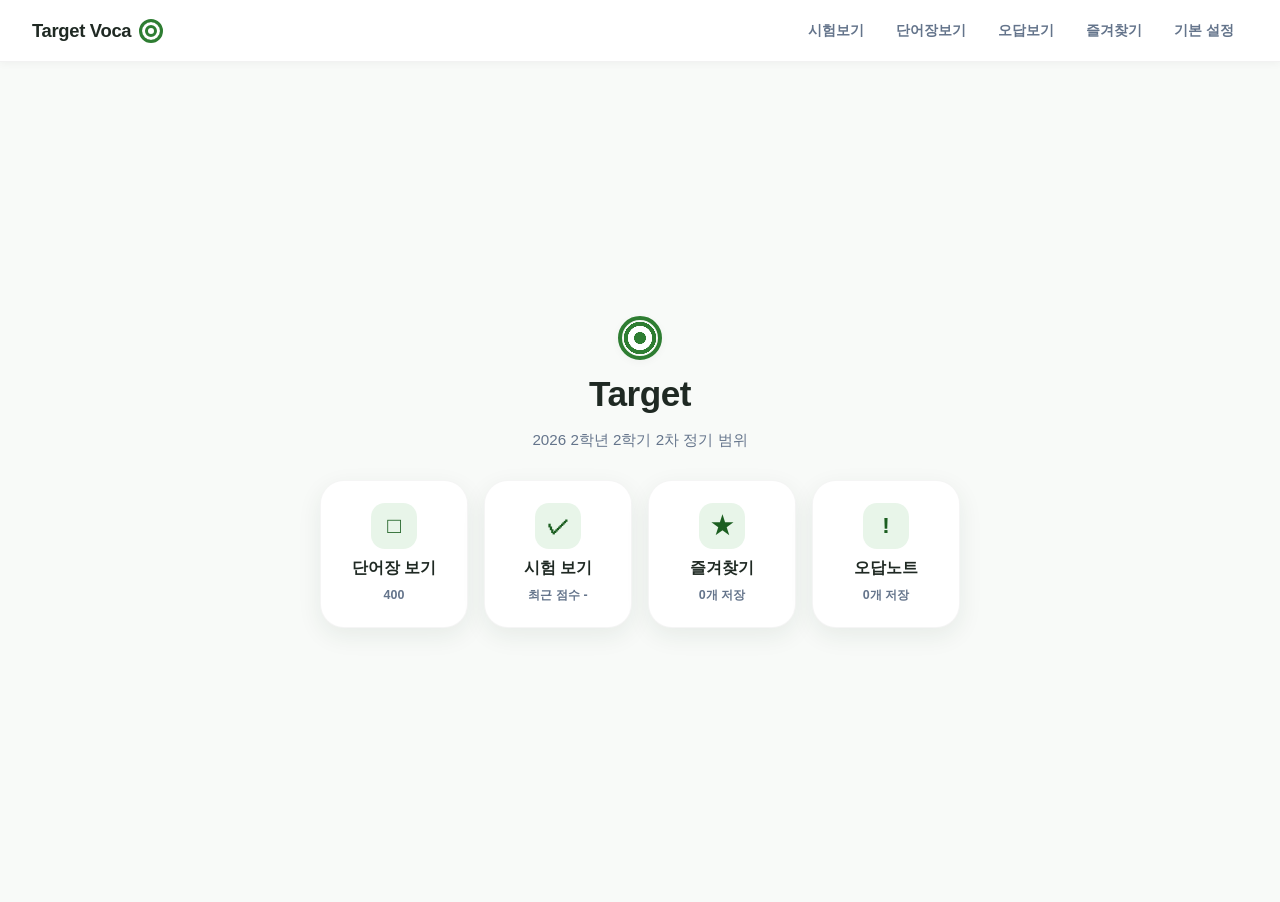
<file: index.html>
<!doctype html>
<html lang="ko">
  <head>
    <meta charset="UTF-8" />
    <meta name="viewport" content="width=device-width, initial-scale=1.0" />
    <link rel="icon" type="image/x-icon" href="data/favicon.png" />
    <title>Target 영어 단어 학습</title>
    <link rel="stylesheet" href="./css/style.css" />
    <script type="module" src="./js/home.js"></script>
  </head>
  <body>
    <header class="topbar">
      <a class="brand" href="./index.html">Target Voca</a>
      <nav class="nav">
        <a href="./test.html">시험보기</a>
        <a href="./vocabulary.html">단어장보기</a>
        <a href="./wrong.html">오답보기</a>
        <a href="./favorites.html">즐겨찾기</a>
        <a href="./settings.html">기본 설정</a>
      </nav>
    </header>

    <main class="shell home-shell">
      <section class="app-title">
        <div class="target-mark" aria-hidden="true"></div>
        <h1>Target</h1>
        <p>2026 2학년 2학기 2차 정기 범위</p>
      </section>

      <section class="quick-grid" aria-label="주요 메뉴">
        <a class="menu-card" href="./vocabulary.html">
          <span class="menu-icon">□</span>
          <strong>단어장 보기</strong>
          <small id="totalCount">400</small>
        </a>
        <a class="menu-card" href="./test.html">
          <span class="menu-icon">✓</span>
          <strong>시험 보기</strong>
          <small id="recentScore">최근 점수 -</small>
        </a>
        <a class="menu-card" href="./favorites.html">
          <span class="menu-icon">★</span>
          <strong>즐겨찾기</strong>
          <small><b id="favoriteCount">0</b>개 저장</small>
        </a>
        <a class="menu-card" href="./wrong.html">
          <span class="menu-icon">!</span>
          <strong>오답노트</strong>
          <small><b id="wrongCount">0</b>개 저장</small>
        </a>
      </section>
    </main>
  </body>
</html>
</file>
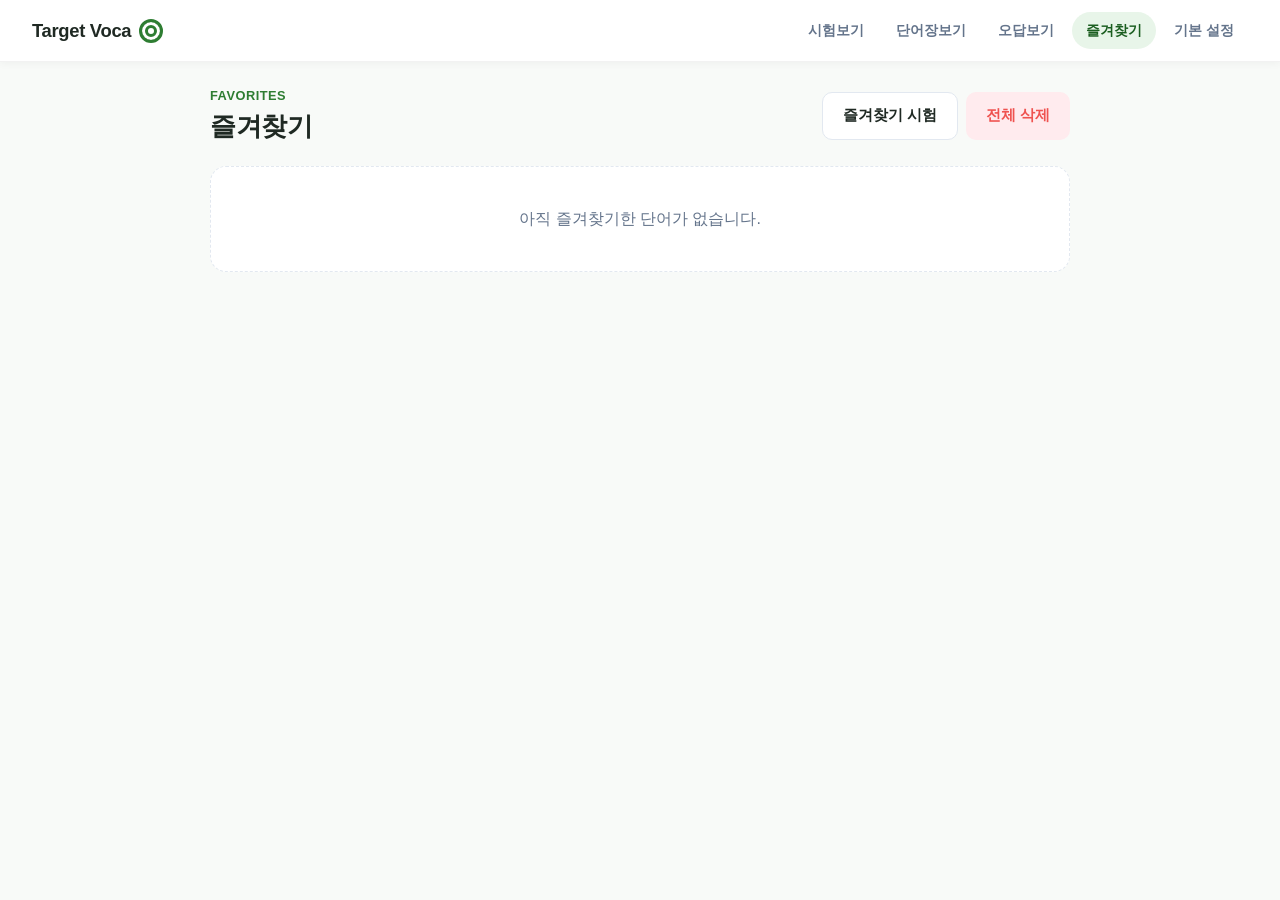
<file: favorites.html>
<!doctype html>
<html lang="ko">
  <head>
    <meta charset="UTF-8" />
    <meta name="viewport" content="width=device-width, initial-scale=1.0" />
    <title>즐겨찾기 - Target Voca</title>
    <link rel="stylesheet" href="./css/style.css" />
    <script type="module" src="./js/favorites.js"></script>
  </head>
  <body>
    <header class="topbar">
      <a class="brand" href="./index.html">Target Voca</a>
      <nav class="nav">
        <a href="./test.html">시험보기</a>
        <a href="./vocabulary.html">단어장보기</a>
        <a href="./wrong.html">오답보기</a>
        <a class="active" href="./favorites.html">즐겨찾기</a>
        <a href="./settings.html">기본 설정</a>
      </nav>
    </header>

    <main class="shell">
      <section class="page-head">
        <div>
          <p class="eyebrow">Favorites</p>
          <h1>즐겨찾기</h1>
        </div>
        <div class="button-row">
          <a class="ghost-btn as-link" href="./test.html?source=favorites">즐겨찾기 시험</a>
          <button class="danger-btn" id="clearFavorites" type="button">전체 삭제</button>
        </div>
      </section>
      <section class="word-list" id="favoriteList"></section>
    </main>
  </body>
</html>
</file>
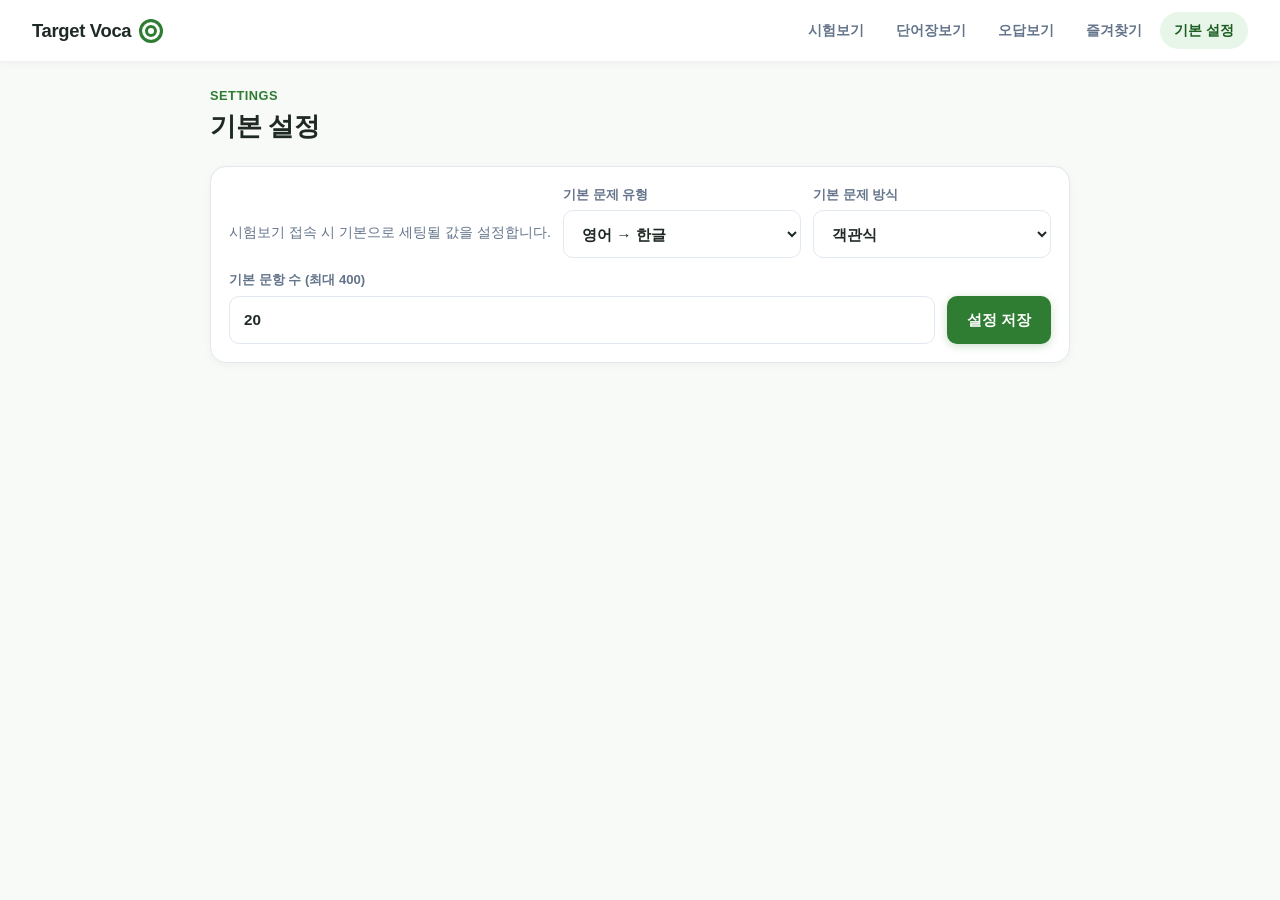
<file: settings.html>
<!doctype html>
<html lang="ko">
  <head>
    <meta charset="UTF-8" />
    <meta name="viewport" content="width=device-width, initial-scale=1.0" />
    <title>기본 설정 - Target Voca</title>
    <link rel="stylesheet" href="./css/style.css" />
    <script type="module" src="./js/settings.js"></script>
  </head>
  <body>
    <header class="topbar">
      <a class="brand" href="./index.html">Target Voca</a>
      <nav class="nav">
        <a href="./test.html">시험보기</a>
        <a href="./vocabulary.html">단어장보기</a>
        <a href="./wrong.html">오답보기</a>
        <a href="./favorites.html">즐겨찾기</a>
        <a class="active" href="./settings.html">기본 설정</a>
      </nav>
    </header>

    <main class="shell">
      <section class="page-head">
        <div>
          <p class="eyebrow">Settings</p>
          <h1>기본 설정</h1>
        </div>
      </section>

      <section class="settings">
        <p class="muted">시험보기 접속 시 기본으로 세팅될 값을 설정합니다.</p>
        <label>
          기본 문제 유형
          <select id="defaultDirection">
            <option value="word-to-meaning">영어 → 한글</option>
            <option value="meaning-to-word">한글 → 영어</option>
            <option value="mixed">섞어서</option>
          </select>
        </label>
        <label>
          기본 문제 방식
          <select id="defaultMode">
            <option value="choice" id="defaultChoiceModeOption">객관식</option>
            <option value="typing" id="defaultTypingModeOption">서술형</option>
            <option value="mixed" id="defaultMixedModeOption">섞어서</option>
          </select>
        </label>
        <label>
          기본 문항 수 (최대 400)
          <input id="defaultCount" type="number" min="5" max="400" value="20" />
        </label>
        <button class="primary-btn" id="saveBtn" type="button">설정 저장</button>
      </section>
    </main>
  </body>
</html>
</file>
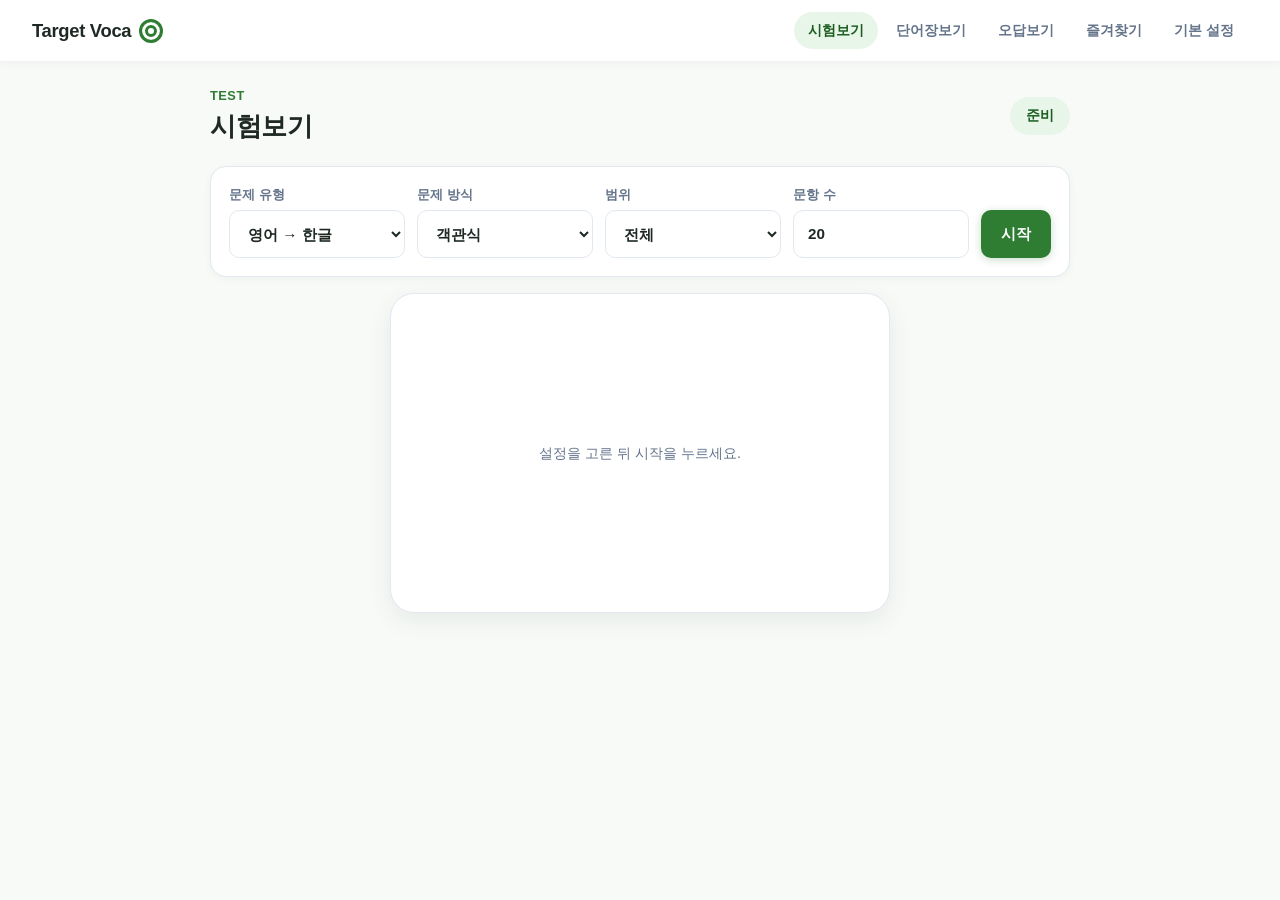
<file: test.html>
<!doctype html>
<html lang="ko">
  <head>
    <meta charset="UTF-8" />
    <meta name="viewport" content="width=device-width, initial-scale=1.0" />
    <title>시험보기 - Target Voca</title>
    <link rel="stylesheet" href="./css/style.css" />
    <script type="module" src="./js/test.js"></script>
  </head>
  <body>
    <header class="topbar">
      <a class="brand" href="./index.html">Target Voca</a>
      <nav class="nav">
        <a class="active" href="./test.html">시험보기</a>
        <a href="./vocabulary.html">단어장보기</a>
        <a href="./wrong.html">오답보기</a>
        <a href="./favorites.html">즐겨찾기</a>
        <a href="./settings.html">기본 설정</a>
      </nav>
    </header>

    <main class="shell">
      <section class="page-head">
        <div>
          <p class="eyebrow">Test</p>
          <h1>시험보기</h1>
        </div>
        <div class="score-pill" id="scorePill">준비</div>
      </section>

      <section class="settings">
        <label>
          문제 유형
          <select id="directionSelect">
            <option value="word-to-meaning">영어 → 한글</option>
            <option value="meaning-to-word">한글 → 영어</option>
            <option value="mixed">섞어서</option>
          </select>
        </label>
        <label>
          문제 방식
          <select id="modeSelect">
            <option value="choice" id="choiceModeOption">객관식</option>
            <option value="typing" id="typingModeOption">서술형</option>
            <option value="mixed" id="mixedModeOption">섞어서</option>
          </select>
        </label>
        <label>
          범위
          <select id="sourceSelect">
            <option value="all">전체</option>
            <option value="wrong">오답만</option>
            <option value="favorites">즐겨찾기만</option>
          </select>
        </label>
        <label>
          문항 수
          <input id="countInput" type="number" min="5" max="400" value="20" />
        </label>
        <button class="primary-btn" id="startBtn" type="button">시작</button>
      </section>

      <section class="test-card" id="testCard">
        <p class="muted">설정을 고른 뒤 시작을 누르세요.</p>
      </section>
    </main>
  </body>
</html>
</file>
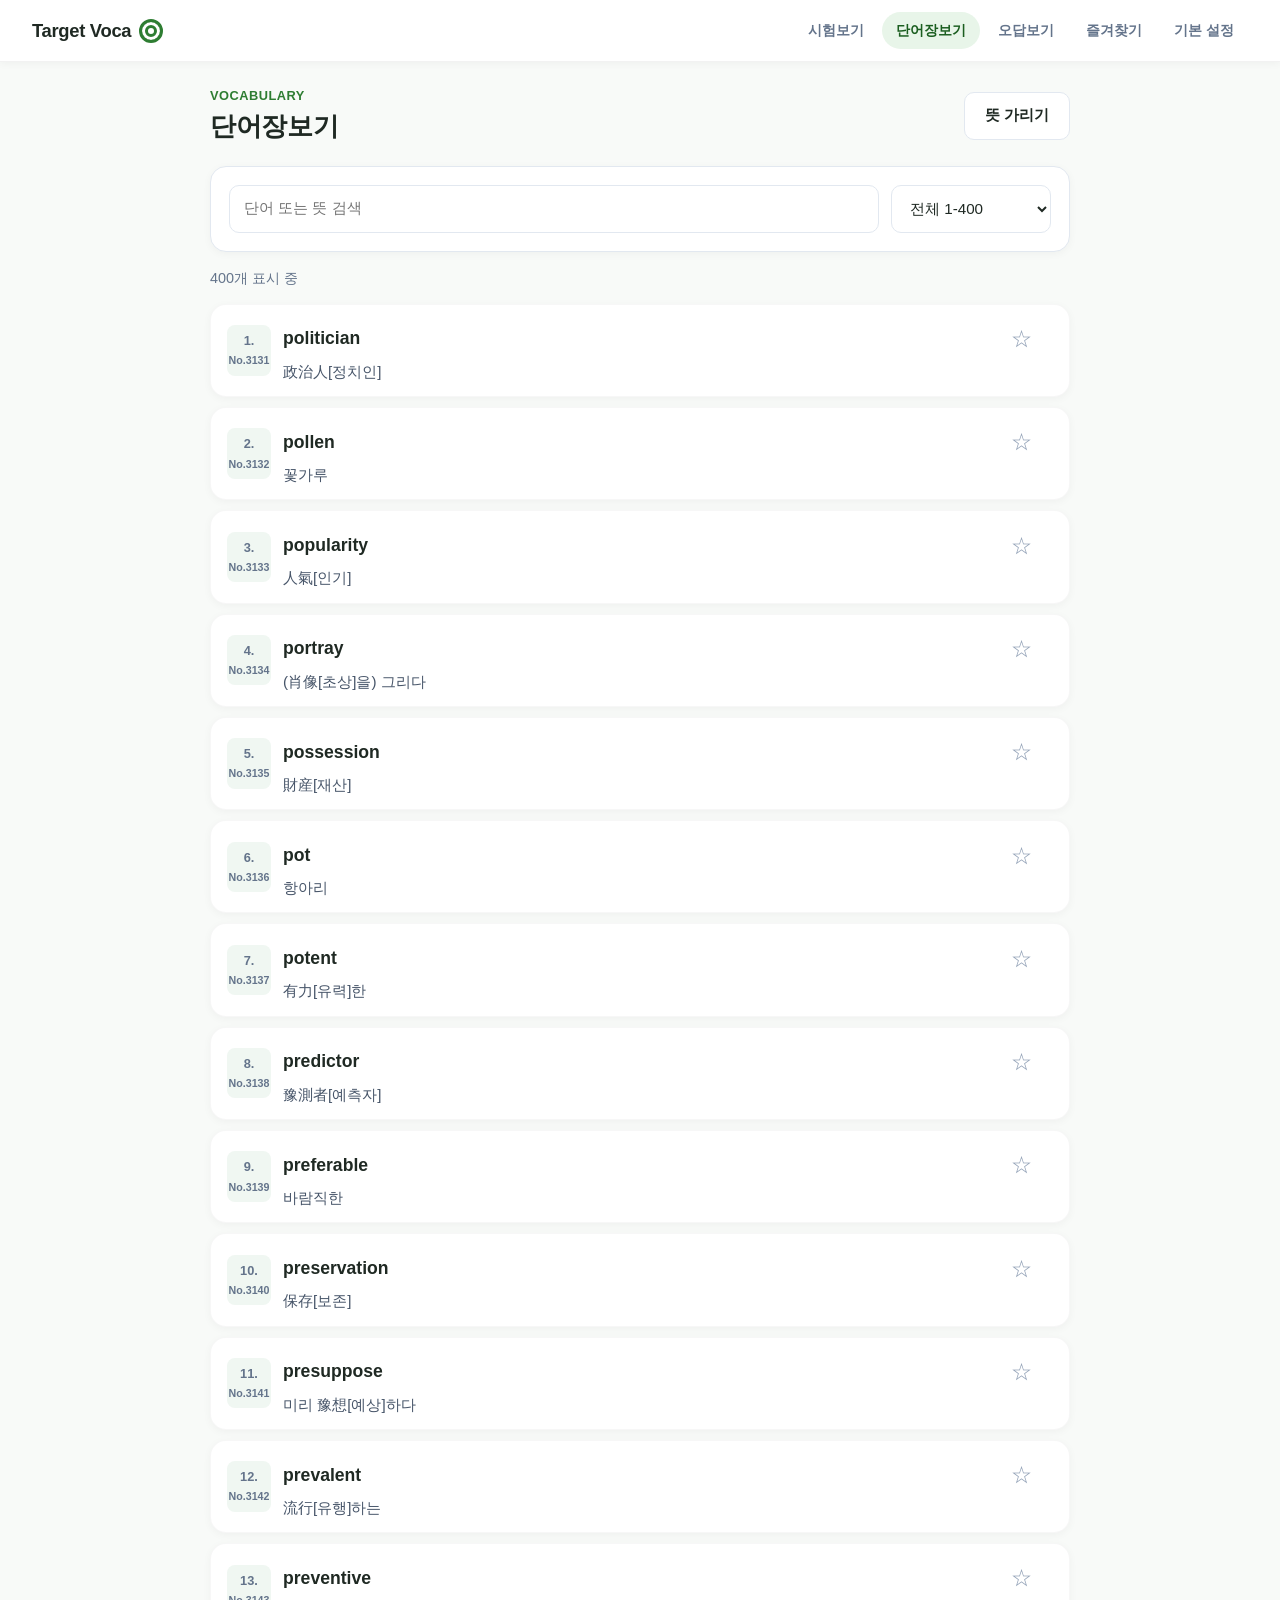
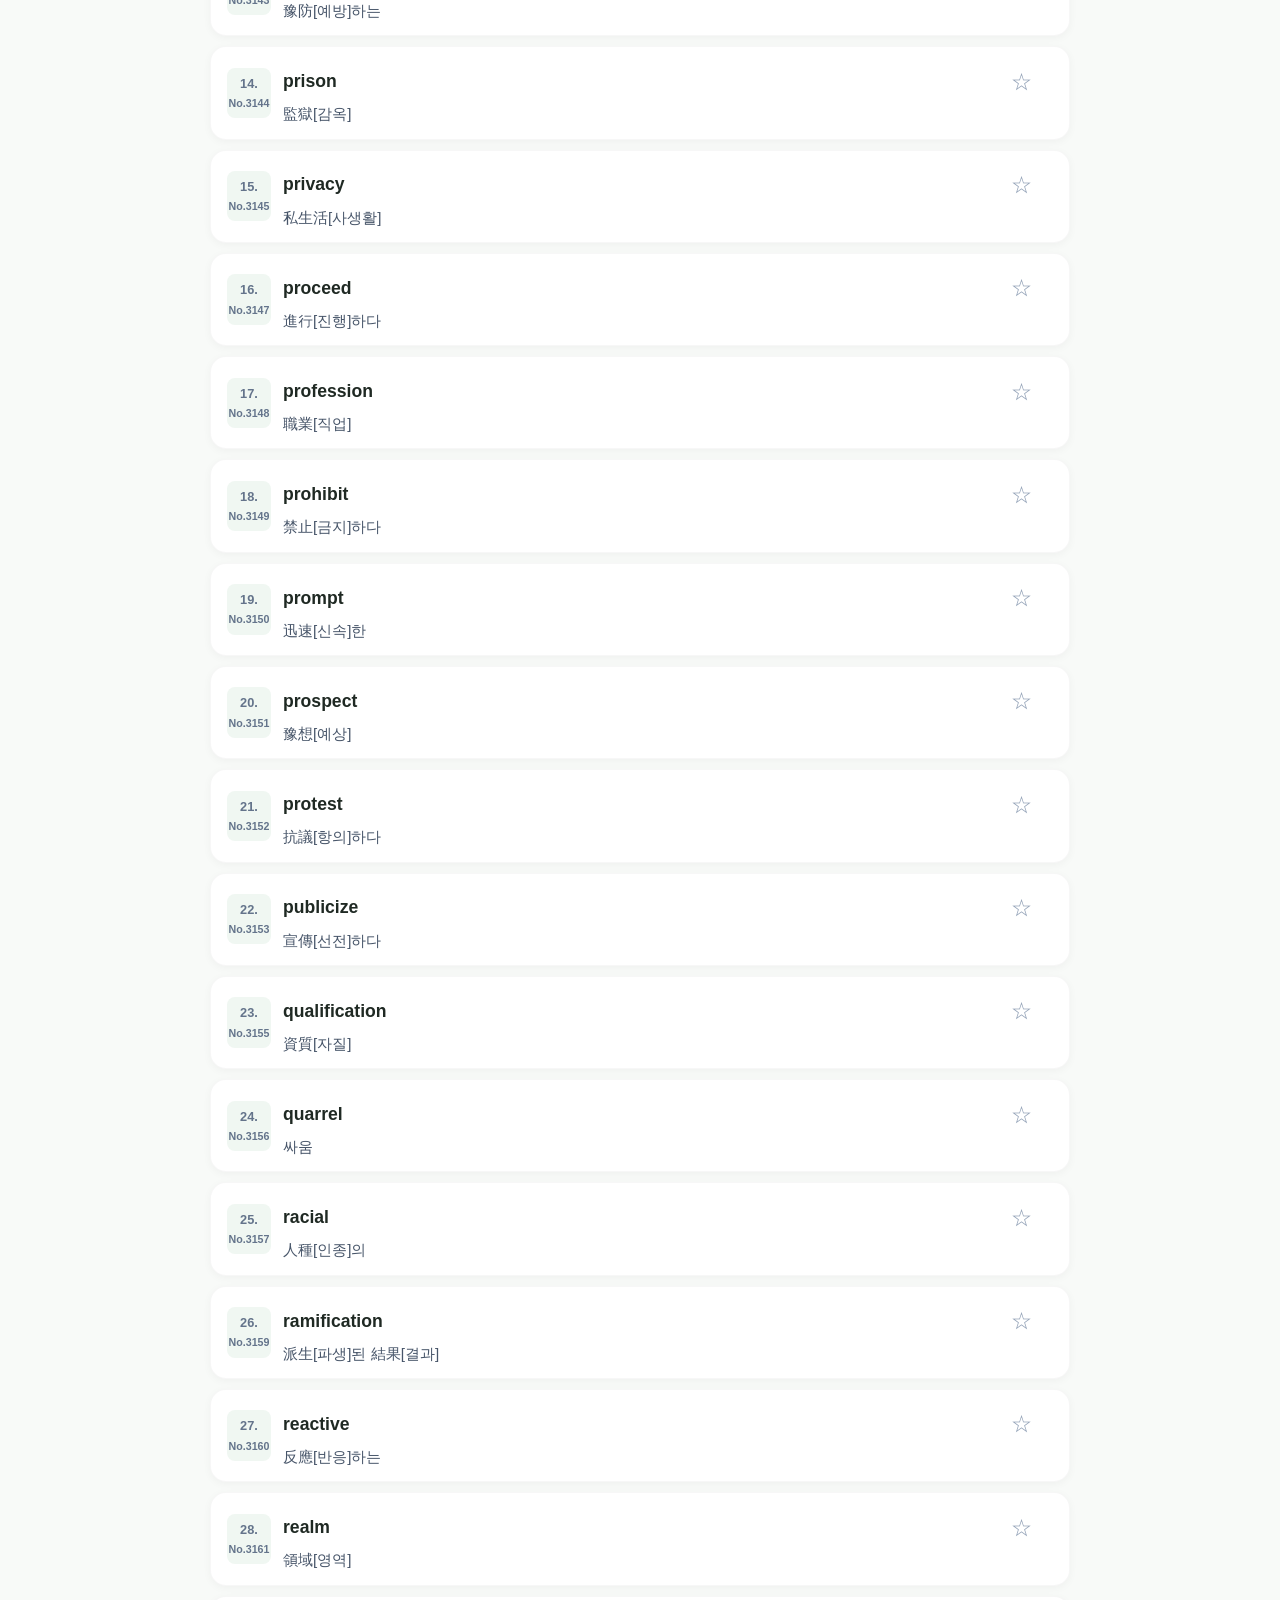
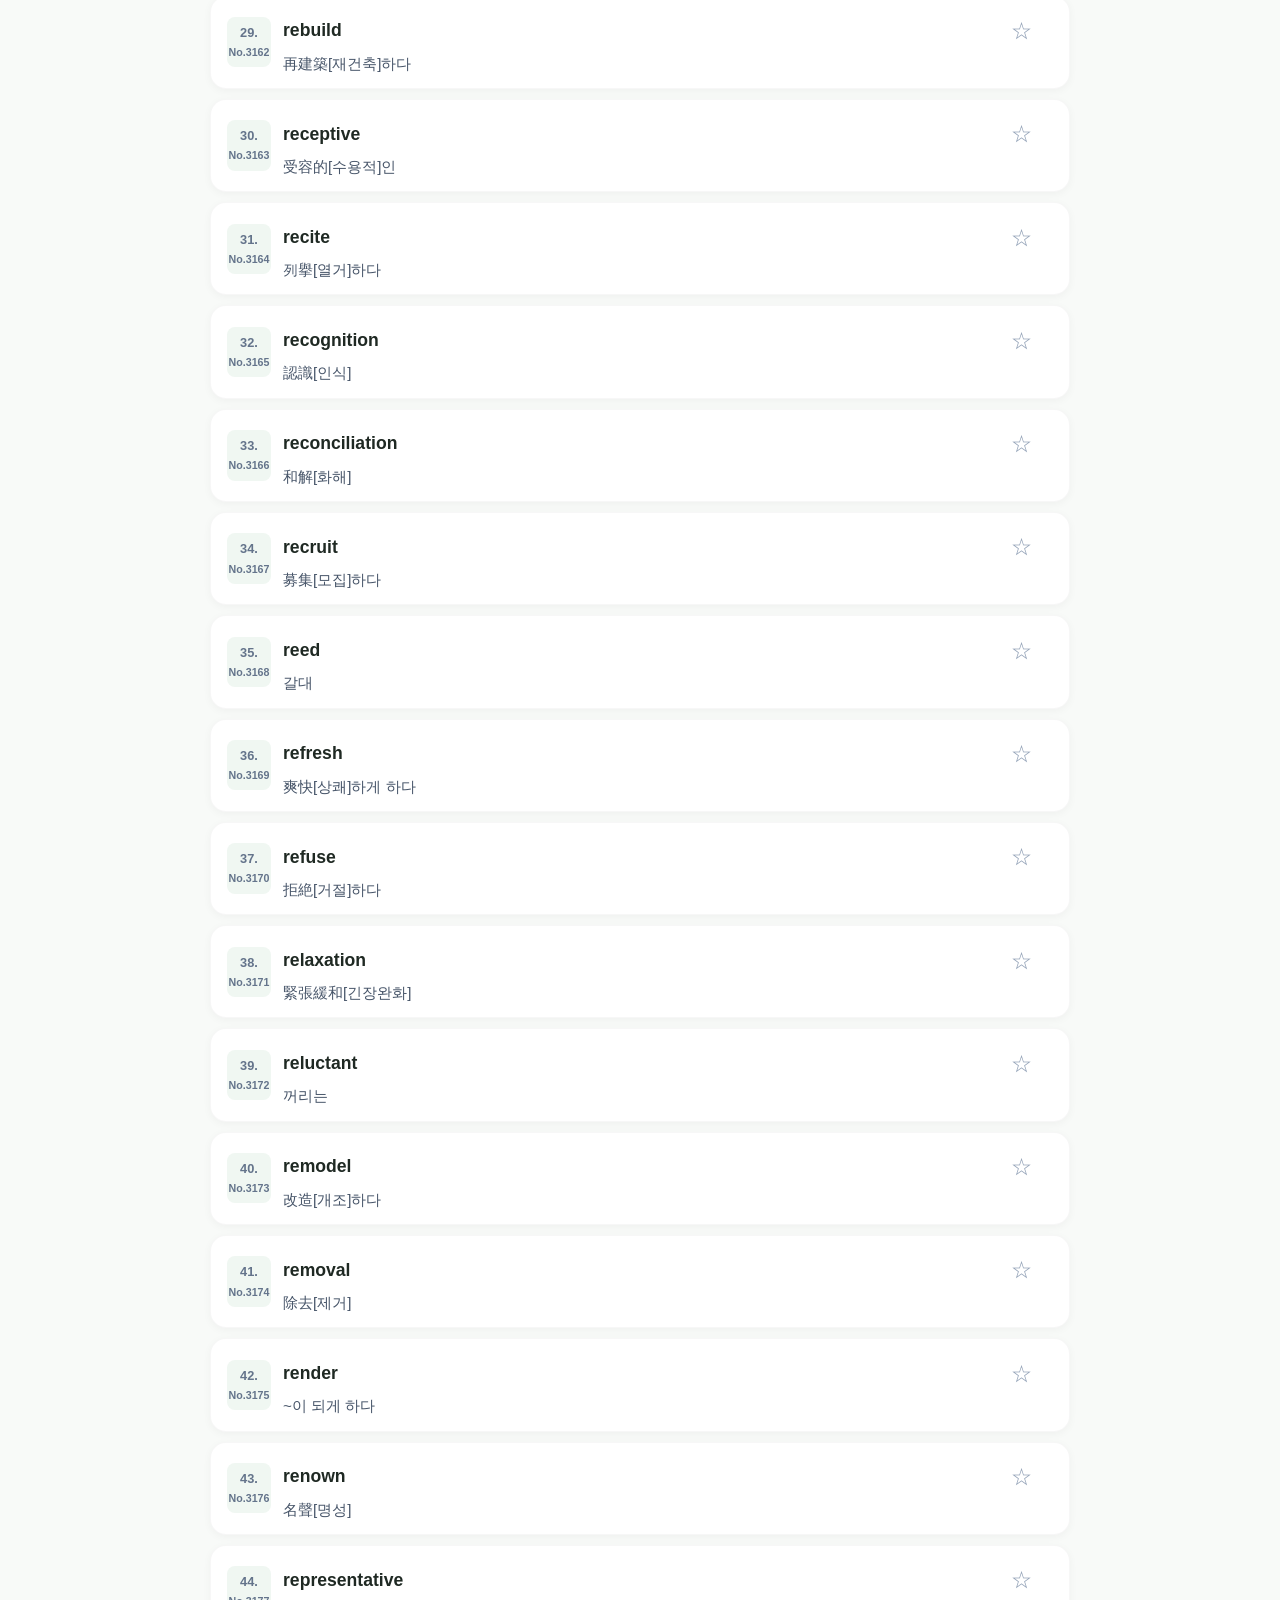
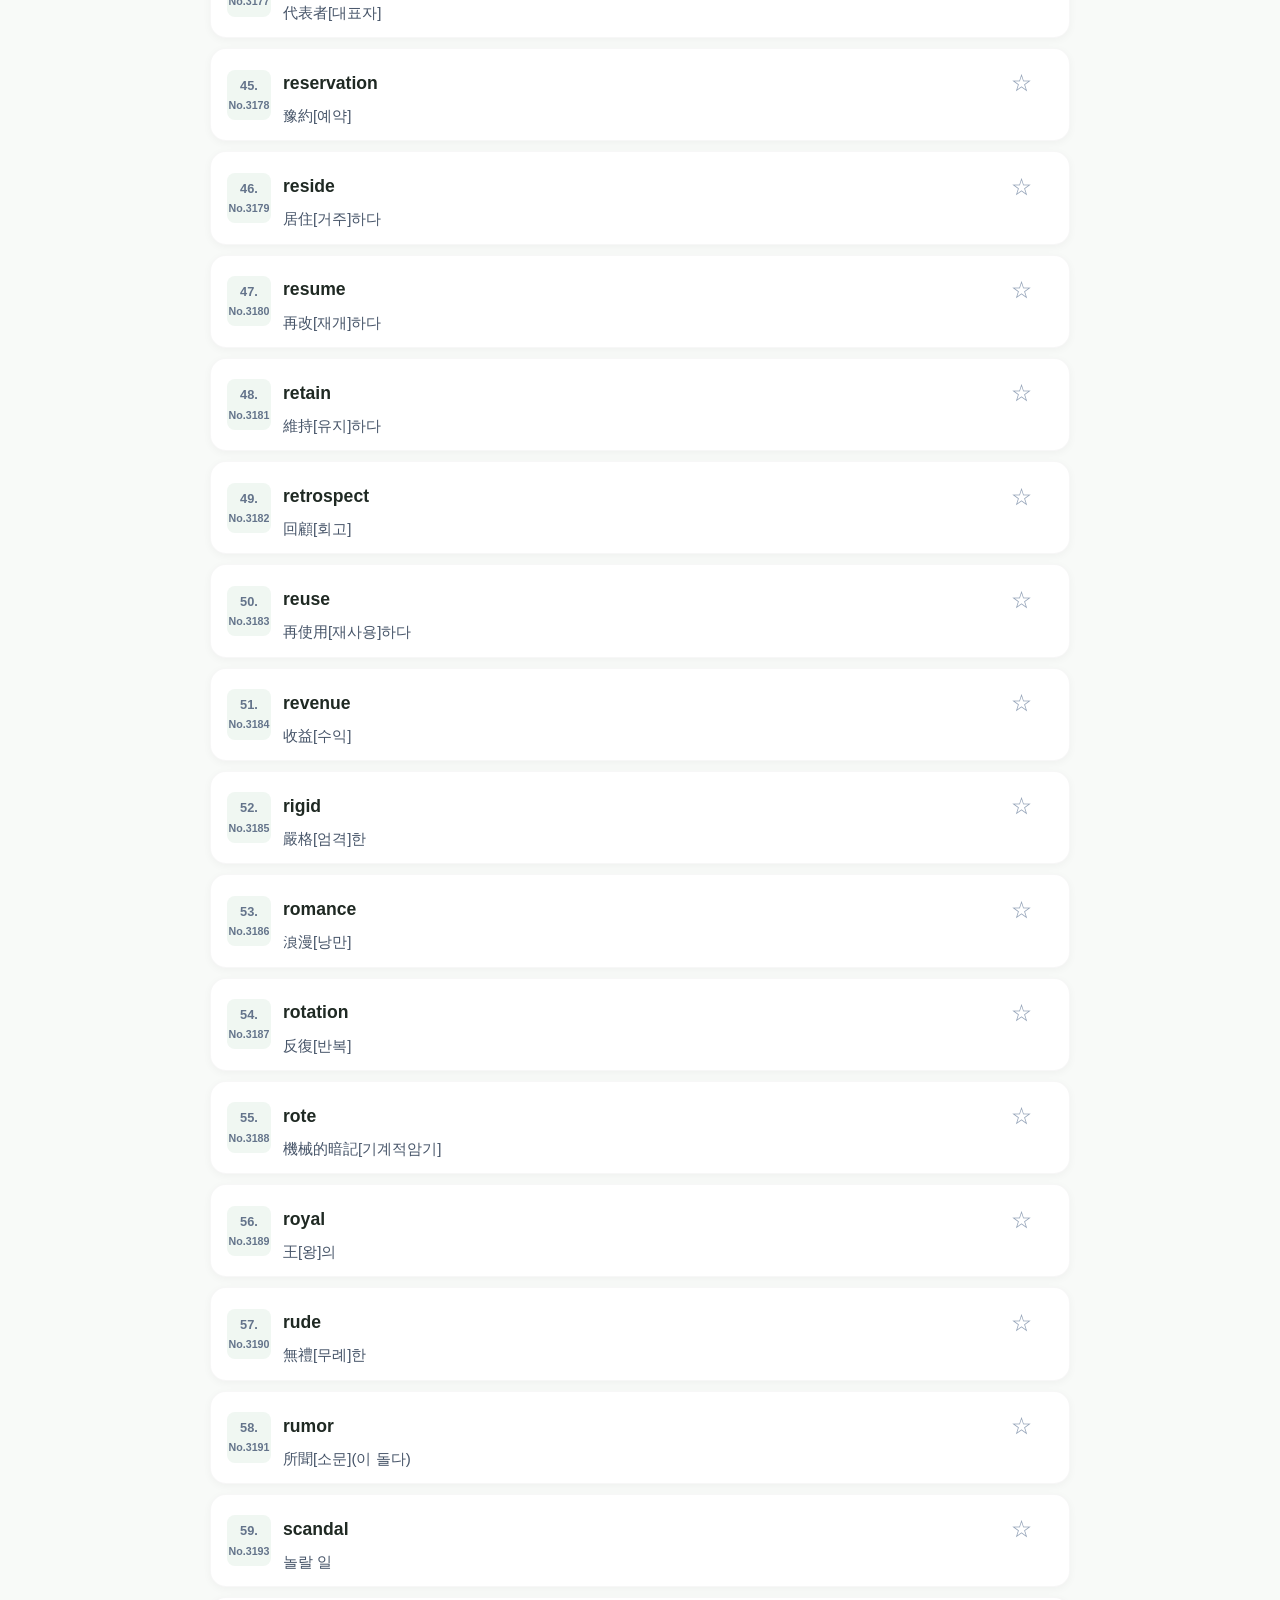
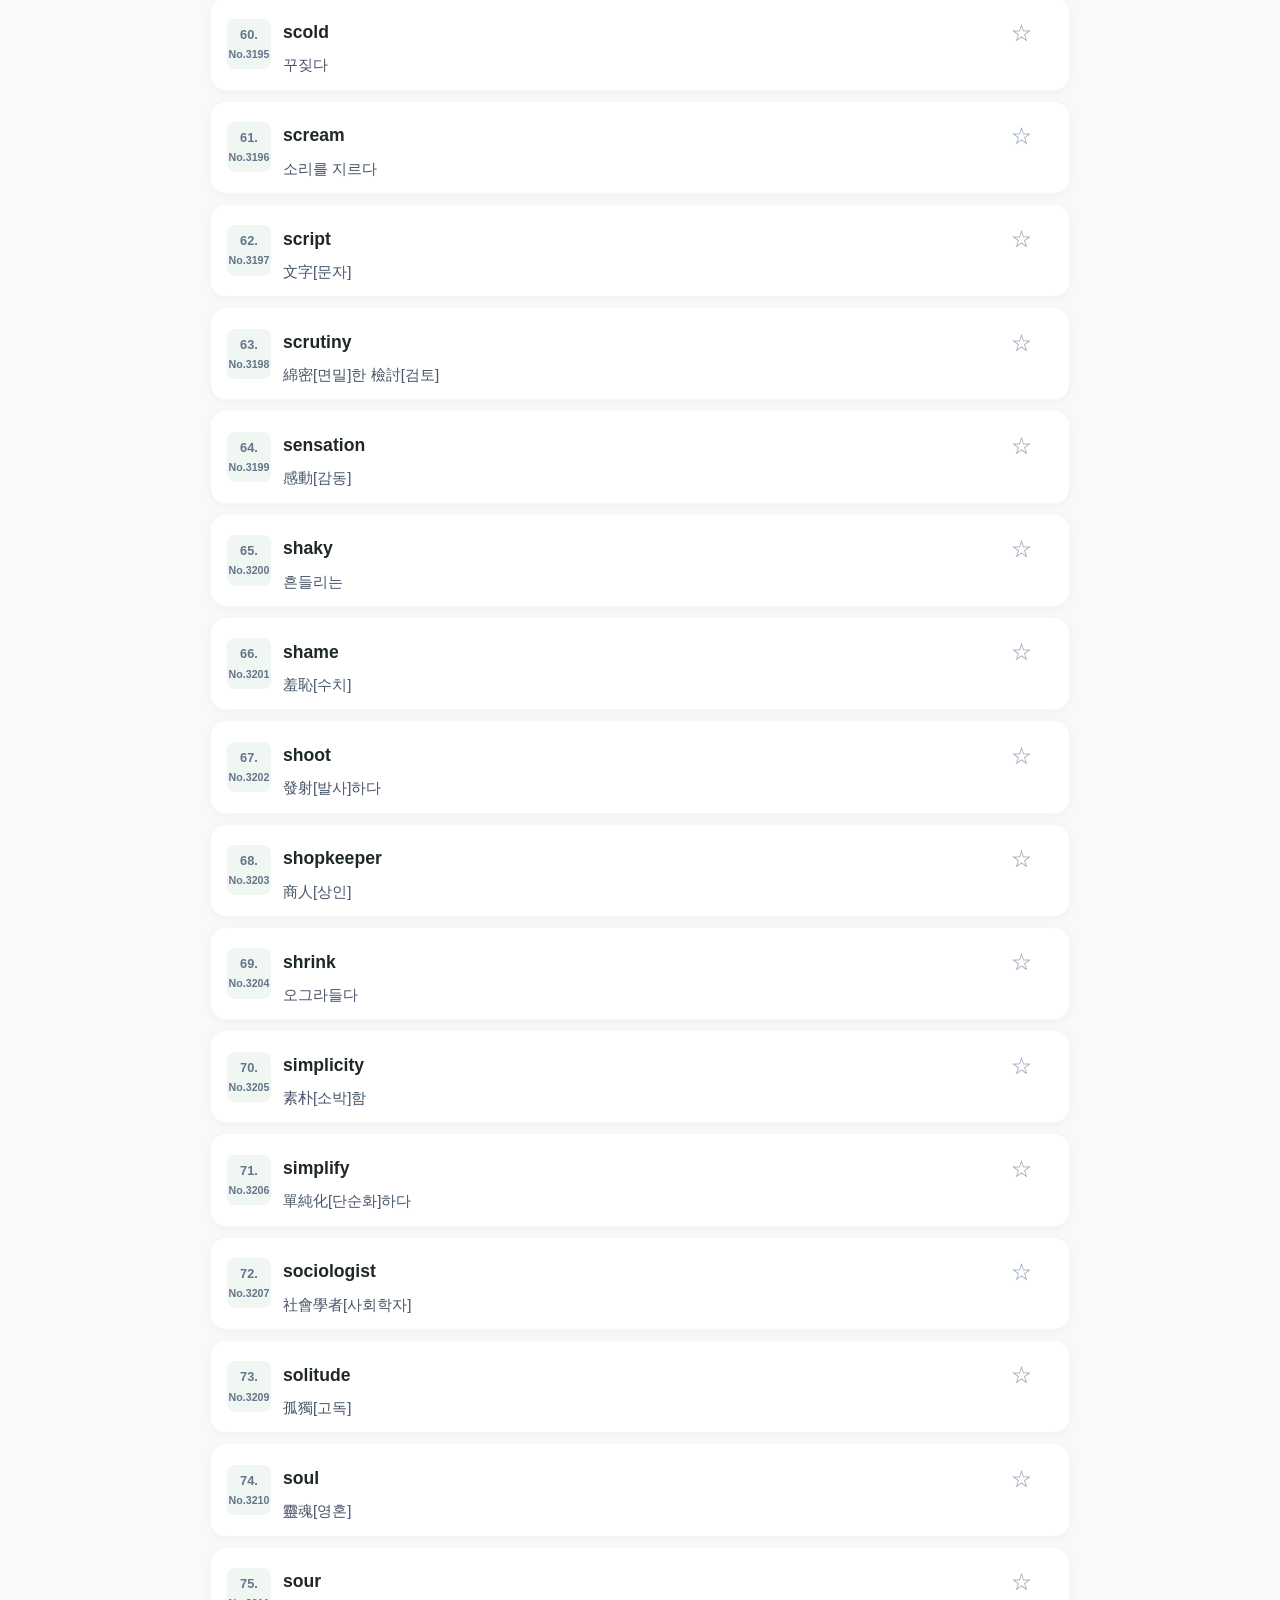
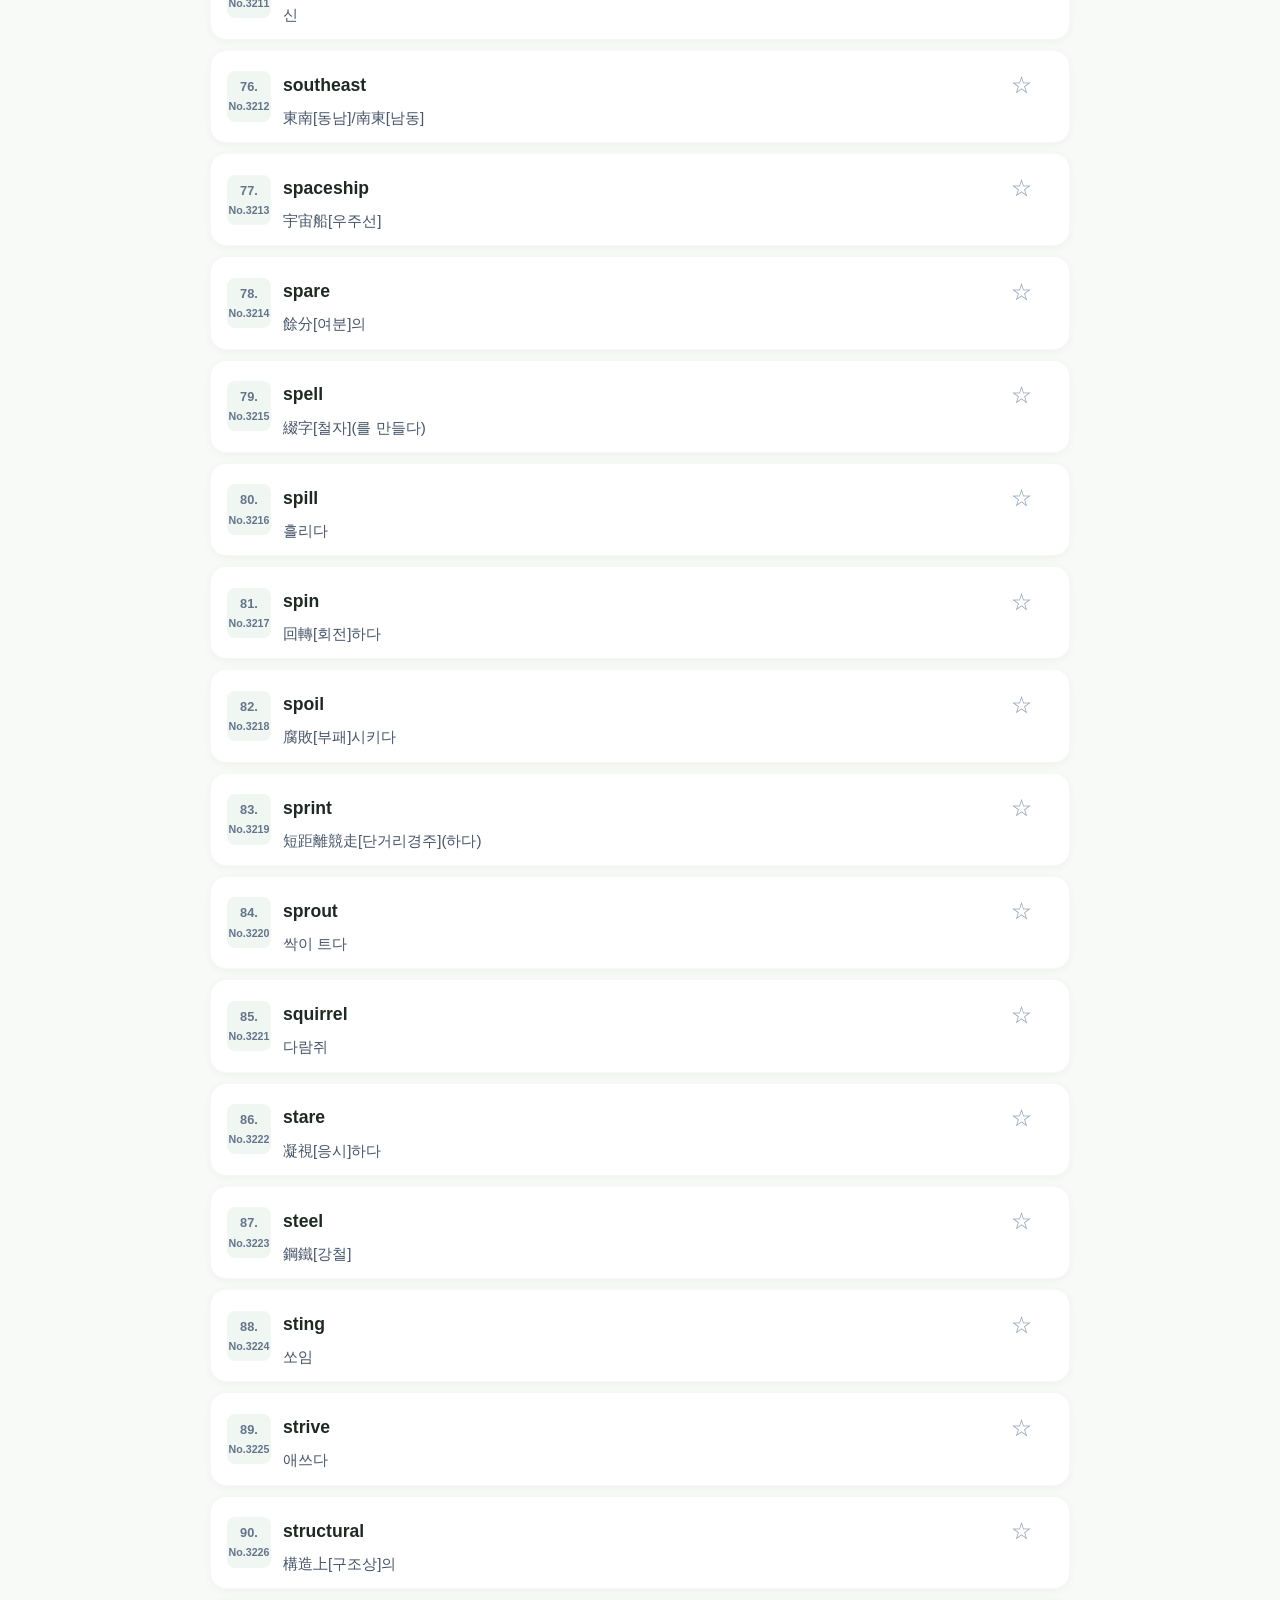
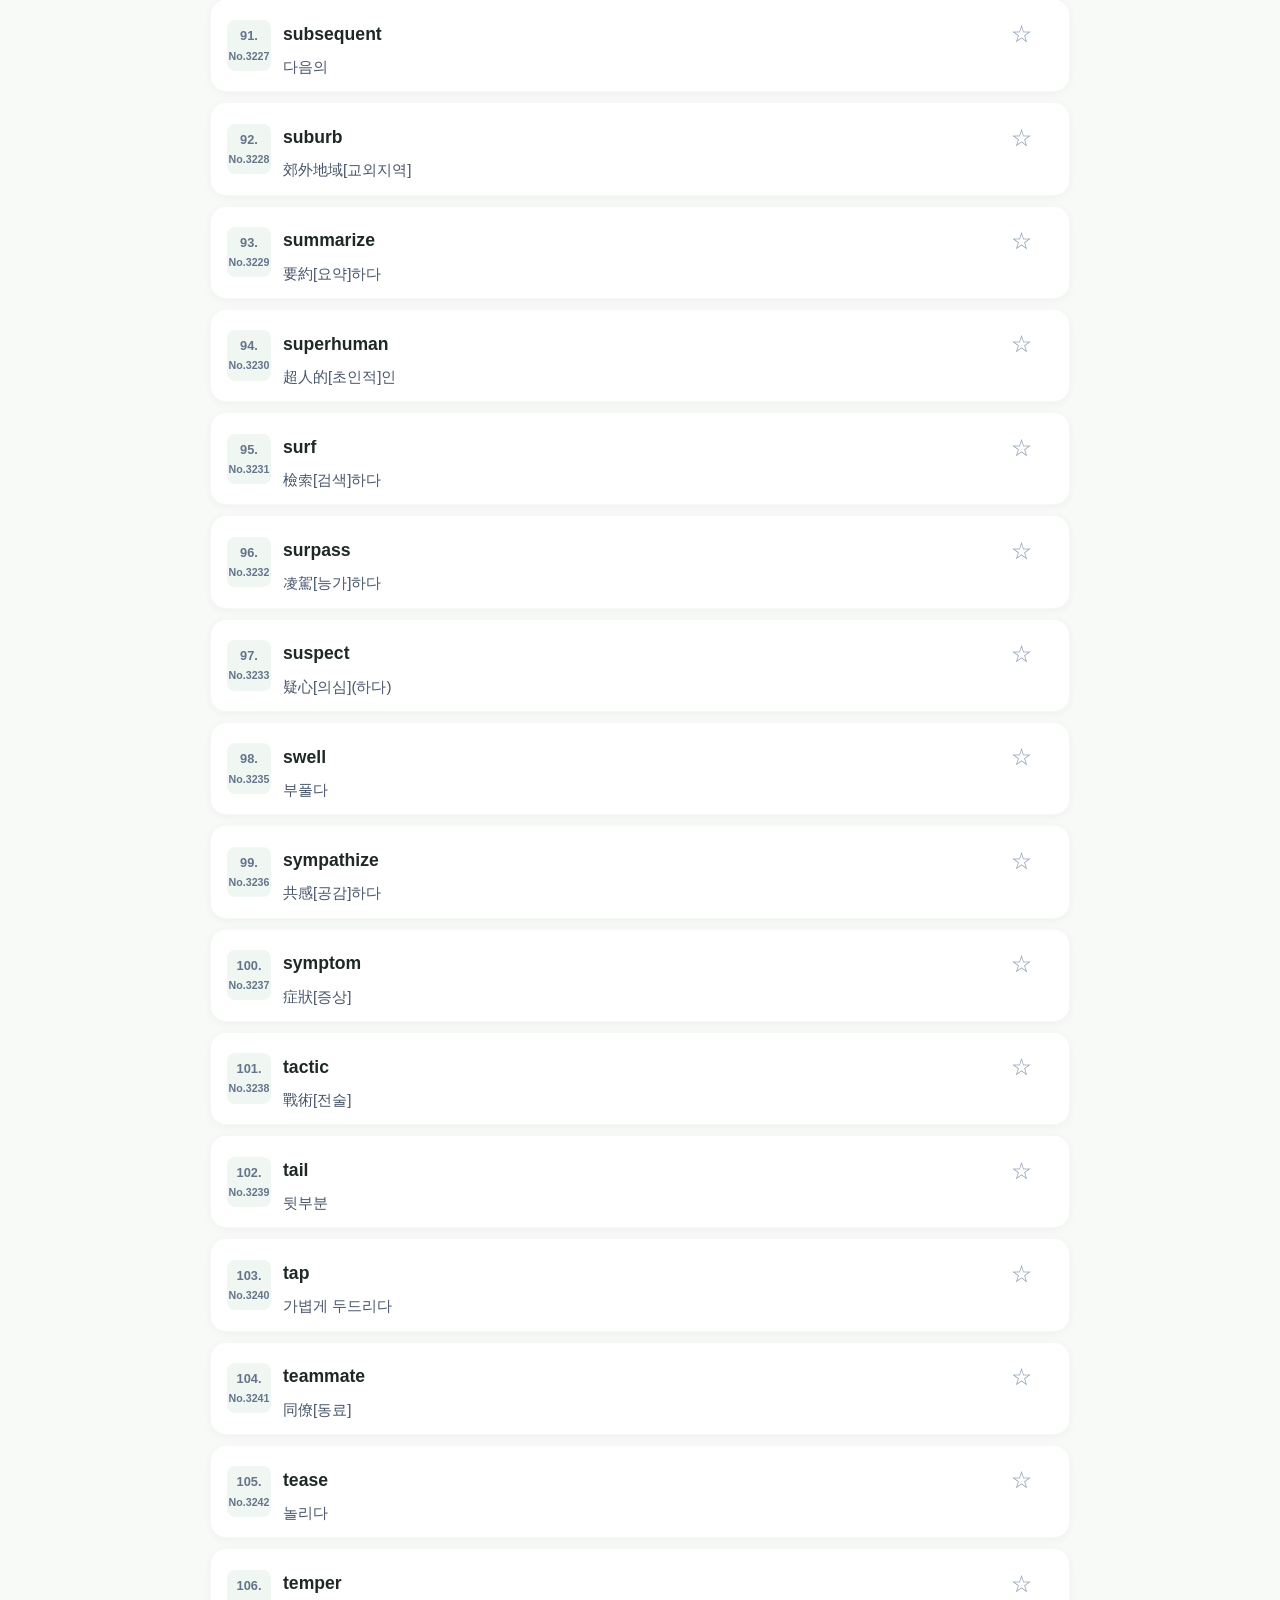
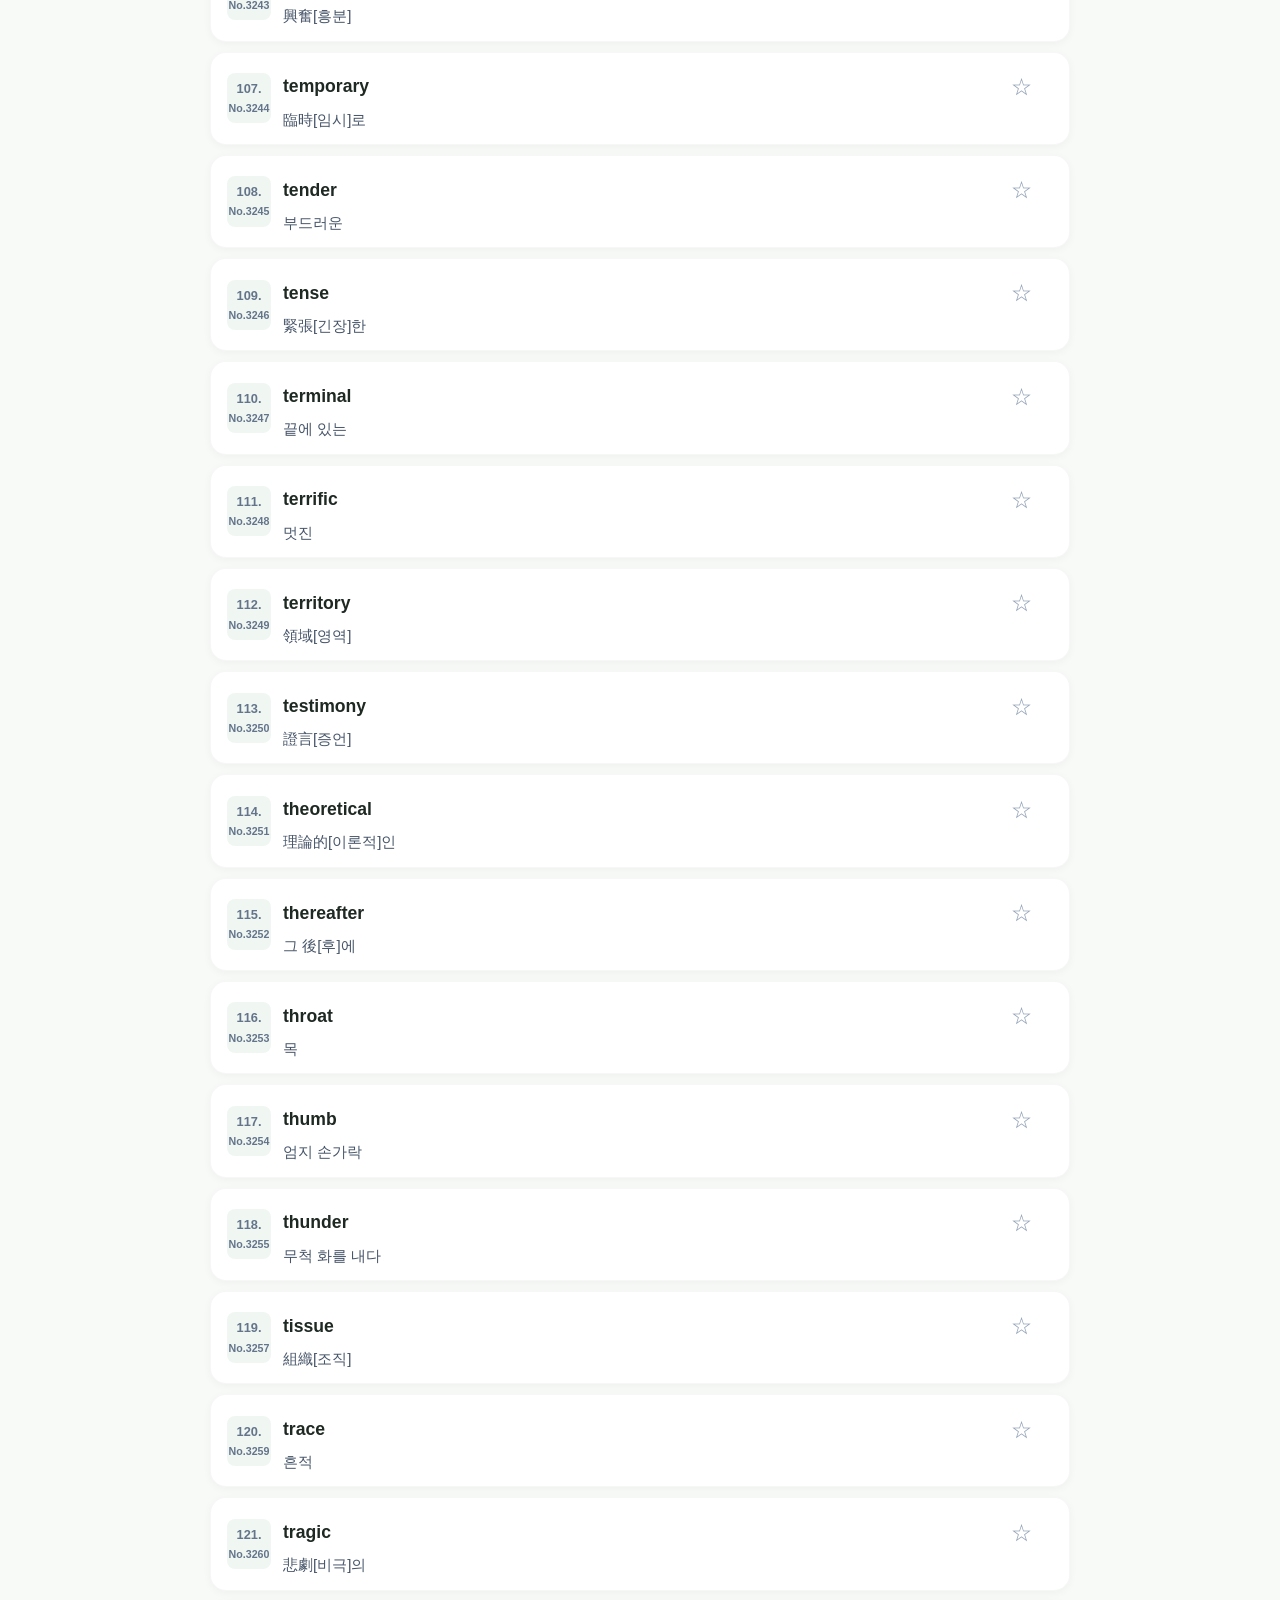
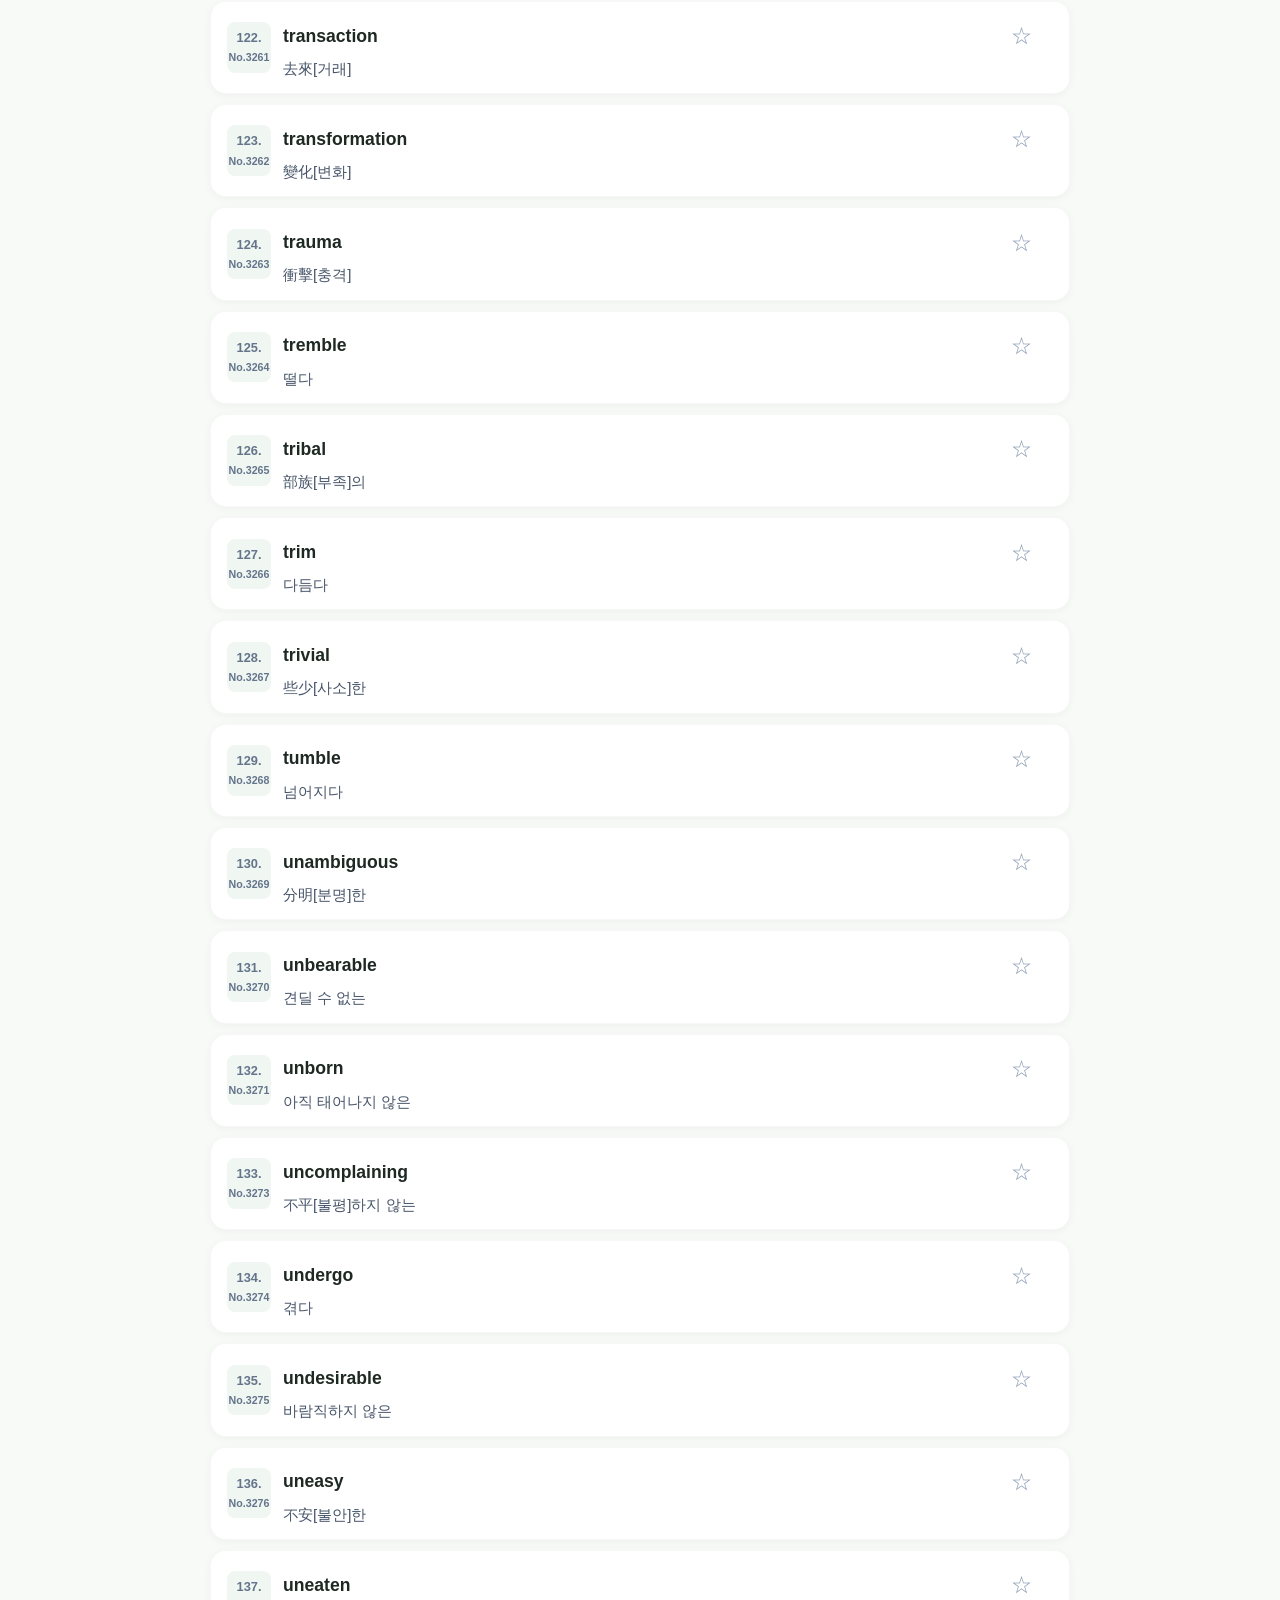
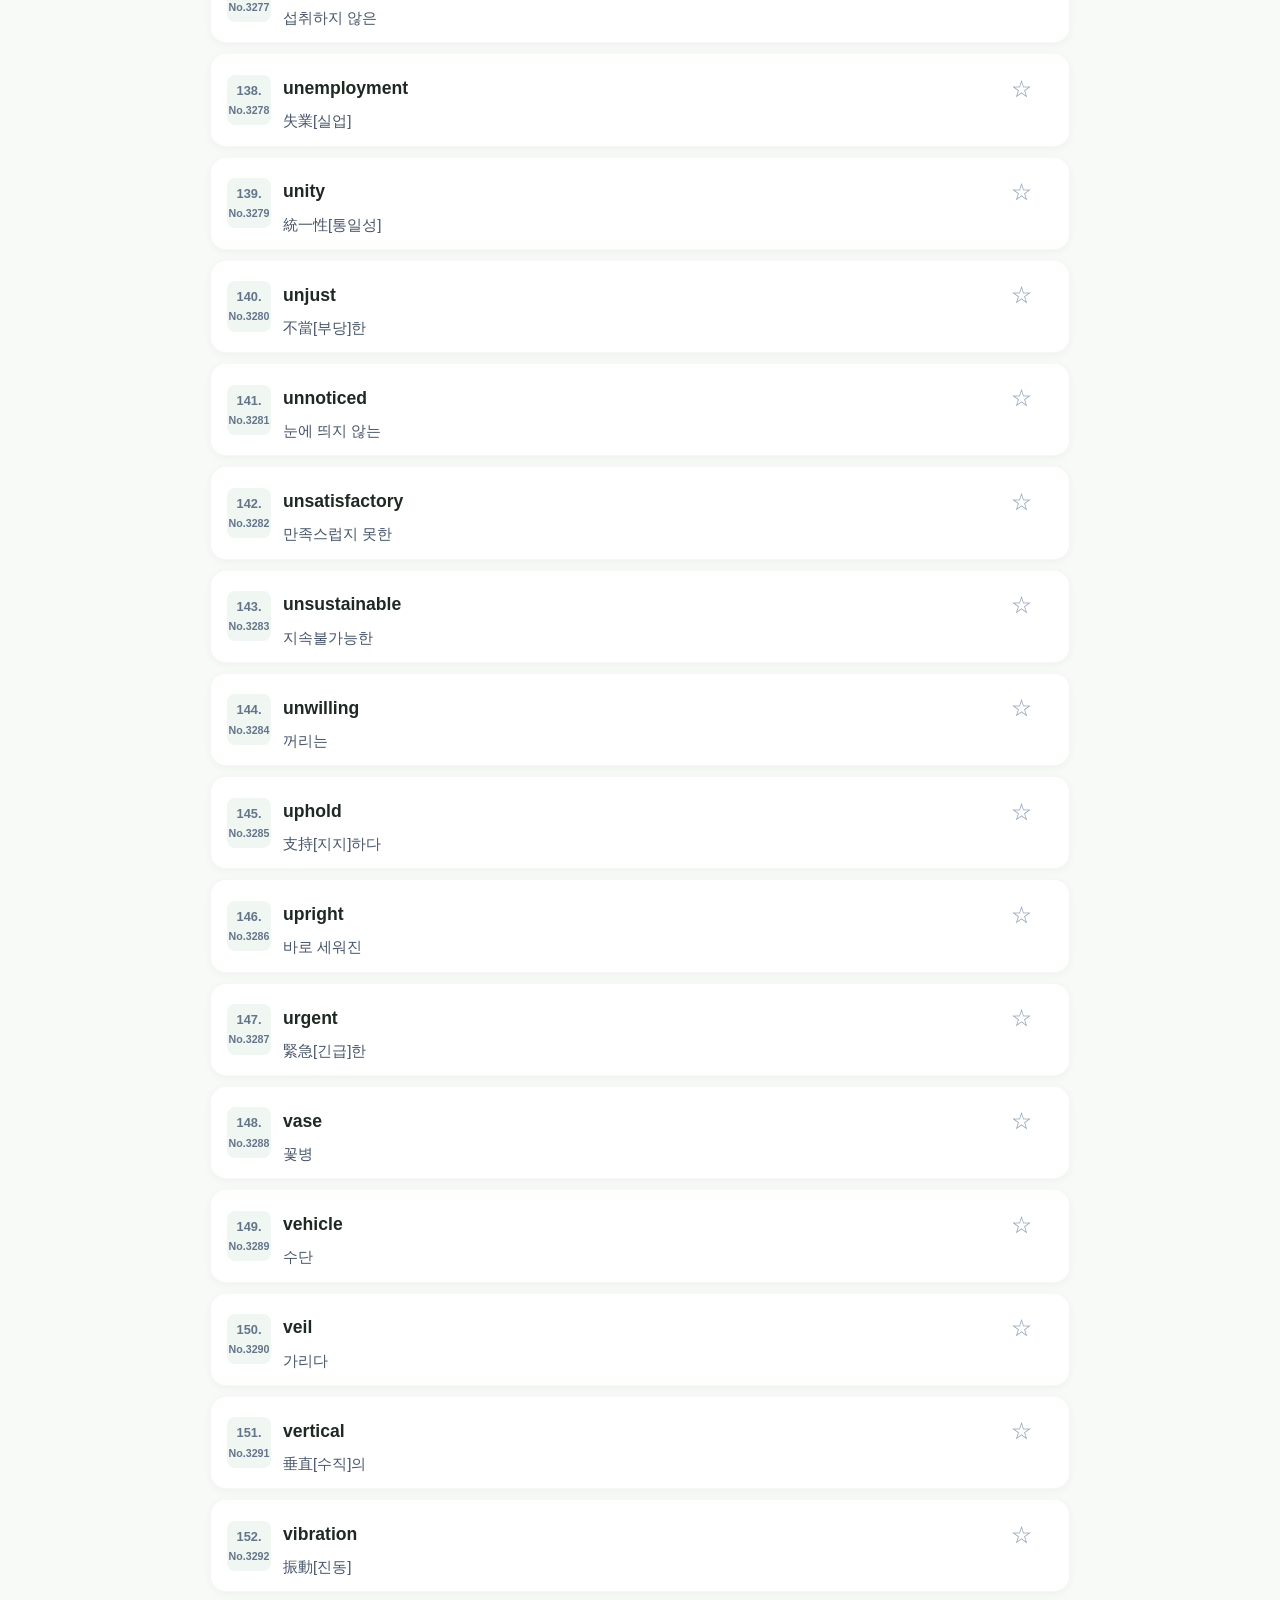
<file: vocabulary.html>
<!doctype html>
<html lang="ko">
  <head>
    <meta charset="UTF-8" />
    <meta name="viewport" content="width=device-width, initial-scale=1.0" />
    <title>단어장보기 - Target Voca</title>
    <link rel="stylesheet" href="./css/style.css" />
    <script type="module" src="./js/vocabulary.js"></script>
  </head>
  <body>
    <header class="topbar">
      <a class="brand" href="./index.html">Target Voca</a>
      <nav class="nav">
        <a href="./test.html">시험보기</a>
        <a class="active" href="./vocabulary.html">단어장보기</a>
        <a href="./wrong.html">오답보기</a>
        <a href="./favorites.html">즐겨찾기</a>
        <a href="./settings.html">기본 설정</a>
      </nav>
    </header>

    <main class="shell">
      <section class="page-head">
        <div>
          <p class="eyebrow">Vocabulary</p>
          <h1>단어장보기</h1>
        </div>
        <button class="ghost-btn" id="toggleMeanings" type="button">뜻 가리기</button>
      </section>

      <section class="toolbar">
        <input id="searchInput" type="search" placeholder="단어 또는 뜻 검색" />
        <select id="rangeSelect" aria-label="범위 선택">
          <option value="all">전체 1-400</option>
          <option value="1-100">1-100</option>
          <option value="101-200">101-200</option>
          <option value="201-300">201-300</option>
          <option value="301-400">301-400</option>
        </select>
      </section>

      <p class="list-count" id="listCount"></p>
      <section class="word-list" id="wordList" aria-live="polite"></section>
    </main>
  </body>
</html>
</file>
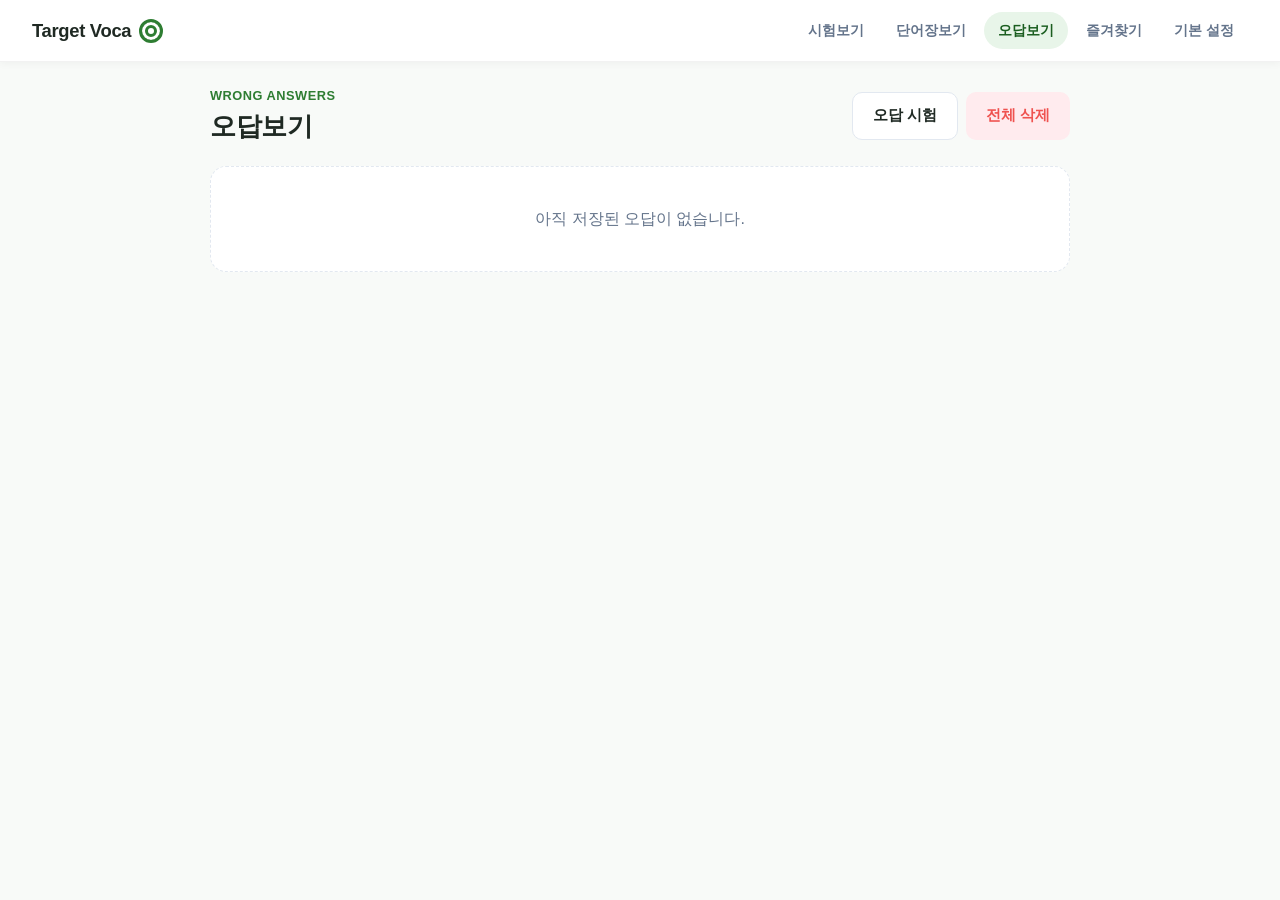
<file: wrong.html>
<!doctype html>
<html lang="ko">
  <head>
    <meta charset="UTF-8" />
    <meta name="viewport" content="width=device-width, initial-scale=1.0" />
    <title>오답보기 - Target Voca</title>
    <link rel="stylesheet" href="./css/style.css" />
    <script type="module" src="./js/wrong.js"></script>
  </head>
  <body>
    <header class="topbar">
      <a class="brand" href="./index.html">Target Voca</a>
      <nav class="nav">
        <a href="./test.html">시험보기</a>
        <a href="./vocabulary.html">단어장보기</a>
        <a class="active" href="./wrong.html">오답보기</a>
        <a href="./favorites.html">즐겨찾기</a>
        <a href="./settings.html">기본 설정</a>
      </nav>
    </header>

    <main class="shell">
      <section class="page-head">
        <div>
          <p class="eyebrow">Wrong Answers</p>
          <h1>오답보기</h1>
        </div>
        <div class="button-row">
          <a class="ghost-btn as-link" href="./test.html?source=wrong">오답 시험</a>
          <button class="danger-btn" id="clearWrong" type="button">전체 삭제</button>
        </div>
      </section>
      <section class="word-list" id="wrongList"></section>
    </main>
  </body>
</html>
</file>
<file: css/style.css>
:root {
  --bg: #f8faf8;
  --surface: #ffffff;
  --surface-soft: #f0f7f2;
  --ink: #1f2923;
  --muted: #64748b;
  --line: #e2e8f0;
  --green: #2e7d32;
  --green-strong: #1b5e20;
  --green-soft: #e8f5e9;
  --green-glow: rgba(46, 125, 50, 0.12);
  --red: #ef5350;
  --red-soft: #ffebee;
  --amber: #f5b400;
  --shadow-sm: 0 2px 8px rgba(0, 0, 0, 0.04);
  --shadow-md: 0 8px 24px rgba(30, 70, 38, 0.08);
  --shadow-lg: 0 12px 32px rgba(30, 70, 38, 0.12);
  --radius-sm: 10px;
  --radius-md: 16px;
  --radius-lg: 24px;
}

* {
  box-sizing: border-box;
  -webkit-tap-highlight-color: transparent;
}

body {
  margin: 0;
  background: var(--bg);
  color: var(--ink);
  font-family: -apple-system, BlinkMacSystemFont, "Pretendard", "Segoe UI", "Noto Sans KR", sans-serif;
  line-height: 1.5;
}

a {
  color: inherit;
  text-decoration: none;
}

button,
input,
select {
  font: inherit;
}

/* 상단 네비게이션 바 (모바일 터치 스크롤 & 블러 효과) */
.topbar {
  position: sticky;
  top: 0;
  z-index: 100;
  display: flex;
  min-height: 60px;
  align-items: center;
  justify-content: space-between;
  gap: 12px;
  padding: 8px clamp(16px, 4vw, 32px);
  background: rgba(255, 255, 255, 0.9);
  backdrop-filter: blur(12px);
  -webkit-backdrop-filter: blur(12px);
  border-bottom: 1px solid rgba(0, 0, 0, 0.05);
  box-shadow: var(--shadow-sm);
}

.brand {
  display: inline-flex;
  align-items: center;
  gap: 8px;
  color: var(--ink);
  font-size: 1.15rem;
  font-weight: 800;
  letter-spacing: -0.3px;
  flex-shrink: 0;
}

.brand::after {
  content: "";
  width: 18px;
  height: 18px;
  border: 3px solid var(--green);
  border-radius: 50%;
  box-shadow: inset 0 0 0 3px #fff, inset 0 0 0 6px var(--green);
}

.nav {
  display: flex;
  align-items: center;
  gap: 4px;
  overflow-x: auto;
  scrollbar-width: none;
  -ms-overflow-style: none;
  padding: 4px 0;
}

.nav::-webkit-scrollbar {
  display: none;
}

.nav a {
  white-space: nowrap;
  min-height: 36px;
  padding: 8px 14px;
  border-radius: 20px;
  color: var(--muted);
  font-size: 0.88rem;
  font-weight: 700;
  transition: all 0.2s ease;
}

.nav a:hover,
.nav a.active {
  background: var(--green-soft);
  color: var(--green-strong);
}

/* 메인 영역 레이아웃 */
.shell {
  width: min(860px, calc(100% - 32px));
  margin: 0 auto;
  padding: 24px 0 60px;
}

.home-shell {
  display: flex;
  min-height: calc(100vh - 60px);
  flex-direction: column;
  justify-content: center;
  align-items: center;
  padding: 20px 0 40px;
}

/* 홈 제목 및 타겟 타이틀 */
.app-title {
  display: flex;
  flex-direction: column;
  align-items: center;
  gap: 8px;
  margin-bottom: 28px;
  text-align: center;
}

.app-title h1 {
  margin: 0;
  font-size: 2.2rem;
  font-weight: 900;
  letter-spacing: -0.5px;
  color: var(--ink);
}

.app-title p {
  margin: 0;
  color: var(--muted);
  font-size: 0.95rem;
  font-weight: 500;
}

.target-mark {
  width: 44px;
  height: 44px;
  border: 4px solid var(--green);
  border-radius: 50%;
  background: radial-gradient(circle, var(--green) 0 23%, #fff 24% 47%, var(--green) 48% 63%, transparent 64%);
  box-shadow: var(--shadow-sm);
}

/* 홈 화면 메인 카드 그리드 (반응형 2x2 -> 1x4) */
.quick-grid {
  display: grid;
  grid-template-columns: repeat(2, 1fr);
  gap: 16px;
  width: 100%;
  max-width: 640px;
}

@media (min-width: 640px) {
  .quick-grid {
    grid-template-columns: repeat(4, 1fr);
  }
}

.menu-card {
  display: flex;
  flex-direction: column;
  align-items: center;
  justify-content: center;
  gap: 8px;
  aspect-ratio: 1 / 1;
  border-radius: var(--radius-lg);
  background: var(--surface);
  border: 1px solid rgba(0, 0, 0, 0.04);
  color: var(--ink);
  box-shadow: var(--shadow-md);
  text-align: center;
  padding: 16px;
  transition: all 0.2s cubic-bezier(0.16, 1, 0.3, 1);
  cursor: pointer;
}

.menu-card:hover {
  transform: translateY(-4px);
  box-shadow: var(--shadow-lg);
  border-color: var(--green-glow);
  background: #ffffff;
}

.menu-card:active {
  transform: translateY(-1px) scale(0.98);
}

.menu-icon {
  display: grid;
  width: 46px;
  height: 46px;
  place-items: center;
  font-size: 1.4rem;
  font-weight: 800;
  border-radius: 14px;
  background: var(--green-soft);
  color: var(--green-strong);
  margin-bottom: 2px;
}

.menu-card strong {
  font-size: 0.98rem;
  font-weight: 800;
  color: var(--ink);
  line-height: 1.2;
}

.menu-card small {
  color: var(--muted);
  font-size: 0.78rem;
  font-weight: 600;
}

/* 페이지 헤더 */
.page-head {
  display: flex;
  align-items: center;
  justify-content: space-between;
  gap: 16px;
  margin-bottom: 20px;
}

.page-head h1 {
  margin: 0;
  font-size: 1.6rem;
  font-weight: 800;
  letter-spacing: -0.3px;
}

.eyebrow {
  margin: 0 0 2px;
  color: var(--green);
  font-size: 0.8rem;
  font-weight: 800;
  text-transform: uppercase;
  letter-spacing: 0.5px;
}

.muted,
.list-count {
  color: var(--muted);
  font-size: 0.9rem;
}

/* 툴바 & 설정 박스 */
.toolbar,
.settings {
  display: flex;
  flex-wrap: wrap;
  align-items: flex-end;
  gap: 12px;
  padding: 18px;
  border-radius: var(--radius-md);
  background: var(--surface);
  box-shadow: var(--shadow-sm);
  border: 1px solid var(--line);
  margin-bottom: 16px;
}

.settings label {
  display: flex;
  flex-direction: column;
  flex: 1 1 160px;
  gap: 6px;
  color: var(--muted);
  font-size: 0.82rem;
  font-weight: 700;
}

input,
select {
  min-height: 48px;
  border: 1px solid var(--line);
  border-radius: var(--radius-sm);
  background: #fff;
  color: var(--ink);
  padding: 0 14px;
  font-size: 0.95rem;
  transition: all 0.15s ease;
}

input:focus,
select:focus {
  border-color: var(--green);
  outline: 3px solid var(--green-glow);
}

.toolbar input {
  flex: 1 1 240px;
}

.toolbar select {
  flex: 0 1 160px;
}

/* 버튼 스타일 */
.primary-btn,
.ghost-btn,
.danger-btn {
  display: inline-flex;
  align-items: center;
  justify-content: center;
  min-height: 48px;
  border: 0;
  border-radius: var(--radius-sm);
  padding: 0 20px;
  font-size: 0.95rem;
  font-weight: 800;
  cursor: pointer;
  transition: all 0.15s ease;
}

.primary-btn {
  background: var(--green);
  color: #fff;
  box-shadow: 0 2px 8px rgba(46, 125, 50, 0.25);
}

.primary-btn:hover {
  background: var(--green-strong);
}

.primary-btn:active {
  transform: scale(0.98);
}

.ghost-btn {
  border: 1px solid var(--line);
  background: #fff;
  color: var(--ink);
}

.ghost-btn:hover {
  background: var(--surface-soft);
  color: var(--green-strong);
}

.danger-btn {
  background: var(--red-soft);
  color: var(--red);
}

.danger-btn:hover {
  background: var(--red);
  color: #fff;
}

.as-link {
  display: inline-flex;
  align-items: center;
}

.button-row {
  display: flex;
  flex-wrap: wrap;
  gap: 8px;
}

/* 단어 목록 & 리스트 행 카드 */
.word-list {
  display: flex;
  flex-direction: column;
  gap: 10px;
  margin-top: 14px;
}

.word-row {
  display: grid;
  grid-template-columns: 44px minmax(0, 1fr) auto;
  align-items: center;
  gap: 12px;
  padding: 14px 16px;
  border-radius: var(--radius-md);
  background: var(--surface);
  border: 1px solid rgba(0, 0, 0, 0.03);
  box-shadow: var(--shadow-sm);
  transition: transform 0.15s ease, box-shadow 0.15s ease;
}

.word-row:hover {
  transform: translateY(-1px);
  box-shadow: var(--shadow-md);
}

.word-no {
  color: var(--muted);
  font-size: 0.8rem;
  font-weight: 800;
  text-align: center;
  background: var(--surface-soft);
  padding: 6px 0;
  border-radius: 8px;
}

.word-body {
  min-width: 0;
}

.word-line {
  display: flex;
  align-items: center;
  gap: 8px;
}

.word-main {
  min-width: 0;
  flex: 1;
  overflow-wrap: anywhere;
  font-size: 1.1rem;
  font-weight: 800;
  color: var(--ink);
}

.word-meaning {
  margin-top: 2px;
  color: #475569;
  font-size: 0.95rem;
  line-height: 1.4;
}

.wrong-count {
  margin-top: 4px;
  color: var(--red);
  font-size: 0.82rem;
  font-weight: 800;
}

.star-btn,
.small-btn {
  min-width: 40px;
  min-height: 40px;
  border: 0;
  border-radius: 50%;
  background: transparent;
  color: #94a3b8;
  cursor: pointer;
  font-size: 1.3rem;
  display: grid;
  place-items: center;
  transition: all 0.15s ease;
}

.small-btn {
  width: auto;
  min-width: 50px;
  border-radius: 8px;
  background: var(--red-soft);
  color: var(--red);
  font-size: 0.82rem;
  font-weight: 700;
}

.star-btn.is-on {
  color: var(--amber);
}

/* 시험 카드 영역 */
.test-card {
  margin-top: 18px;
  padding: clamp(20px, 5vw, 36px);
  border-radius: var(--radius-lg);
  background: var(--surface);
  border: 1px solid var(--line);
  box-shadow: var(--shadow-md);
  text-align: center;
}

.question-meta {
  color: var(--muted);
  font-weight: 700;
  font-size: 0.88rem;
}

.question-text {
  margin: 20px 0 28px;
  font-size: clamp(1.8rem, 5vw, 2.6rem);
  font-weight: 900;
  color: var(--ink);
  line-height: 1.2;
}

.choices {
  display: grid;
  gap: 10px;
  width: min(440px, 100%);
  margin: 0 auto;
}

.choice-btn {
  width: 100%;
  min-height: 52px;
  border: 1px solid var(--line);
  border-radius: var(--radius-md);
  background: var(--surface);
  color: var(--ink);
  padding: 12px 20px;
  cursor: pointer;
  font-weight: 700;
  font-size: 1rem;
  text-align: center;
  transition: all 0.15s ease;
}

.choice-btn:hover {
  background: var(--surface-soft);
  border-color: var(--green);
  color: var(--green-strong);
}

.choice-btn.correct {
  background: var(--green);
  border-color: var(--green);
  color: #fff;
}

.choice-btn.wrong {
  background: var(--red);
  border-color: var(--red);
  color: #fff;
}

.answer-form {
  display: flex;
  justify-content: center;
  gap: 10px;
  width: min(440px, 100%);
  margin: 0 auto;
}

.answer-form input {
  flex: 1;
}

.feedback {
  margin-top: 20px;
  padding: 16px;
  border-radius: var(--radius-md);
  background: var(--surface-soft);
  text-align: center;
}

.score-pill {
  border-radius: 20px;
  background: var(--green-soft);
  color: var(--green-strong);
  padding: 8px 16px;
  font-weight: 800;
  font-size: 0.9rem;
}

.empty {
  padding: 40px 20px;
  border-radius: var(--radius-md);
  background: var(--surface);
  color: var(--muted);
  border: 1px dashed var(--line);
  text-align: center;
}

.hidden-meaning .word-meaning {
  color: transparent;
  text-shadow: 0 0 10px rgba(0, 0, 0, 0.25);
}

/* 모바일 전용 미세 조정 */
@media (max-width: 600px) {
  .topbar {
    padding: 8px 16px;
  }
  
  .brand {
    font-size: 1.05rem;
  }

  .nav a {
    padding: 6px 10px;
    font-size: 0.82rem;
  }

  .shell {
    width: calc(100% - 24px);
    padding: 16px 0 40px;
  }

  .page-head {
    flex-direction: column;
    align-items: flex-start;
    gap: 10px;
  }

  .toolbar,
  .settings {
    padding: 14px;
    gap: 10px;
  }

  .settings label {
    flex: 1 1 100%;
  }

  .primary-btn,
  .ghost-btn,
  .danger-btn {
    width: 100%;
  }

  .answer-form {
    flex-direction: column;
  }

  .answer-form input,
  .answer-form button {
    width: 100%;
  }
}

/* ==========================================
   시험 카드 및 모바일 터치 최적화 레이아웃
   ========================================== */

/* 1. 시험 카드를 스크린 가운데 정렬 */
.test-card {
  display: flex;
  flex-direction: column;
  justify-content: center;
  align-items: center;
  min-height: 320px;
  padding: 1.5rem 1rem;
  margin: 0 auto;
  width: 100%;
  max-width: 500px;
  text-align: center;
}

.test-card-inner {
  width: 100%;
  display: flex;
  flex-direction: column;
  align-items: center;
}

.stop-test-btn {
  align-self: flex-end;
  margin-bottom: 12px;
}

/* 2. 문제 텍스트 및 배지 가독성 */
.q-badge {
  display: inline-block;
  padding: 4px 12px;
  background-color: var(--border-color, #e2e8f0);
  border-radius: 20px;
  font-size: 0.85rem;
  color: var(--muted-color, #64748b);
  margin-bottom: 1rem;
}

.q-text {
  font-size: 1.75rem;
  font-weight: 700;
  margin-bottom: 1.75rem;
  word-break: keep-all;
  text-align: center;
  line-height: 1.3;
}

/* 3. 객관식 선택지 - 손가락 터치에 최적화된 풀버튼 스타일 */
.options-grid {
  display: flex;
  flex-direction: column;
  gap: 12px;
  width: 100%;
  max-width: 420px;
}

.option-btn {
  width: 100%;
  padding: 16px 20px;
  font-size: 1.05rem;
  font-weight: 500;
  border: 2px solid var(--border-color, #e2e8f0);
  border-radius: 14px;
  background-color: #ffffff;
  color: #1e293b;
  text-align: center;
  cursor: pointer;
  transition: all 0.15s ease-in-out;
  -webkit-tap-highlight-color: transparent;
}

.option-btn:active {
  transform: scale(0.98);
  background-color: #f1f5f9;
  border-color: #cbd5e1;
}

/* 4. 서술형 입력창 및 제출 버튼 배치 */
.typing-box {
  display: flex;
  flex-direction: column;
  gap: 12px;
  width: 100%;
  max-width: 420px;
}

.typing-input {
  width: 100%;
  padding: 14px 16px;
  font-size: 1.1rem;
  border: 2px solid var(--border-color, #e2e8f0);
  border-radius: 12px;
  text-align: center;
  outline: none;
}

.typing-input:focus {
  border-color: var(--primary-color, #2563eb);
}

.submit-btn, .next-btn {
  width: 100%;
  padding: 14px 0;
  font-size: 1.05rem;
  font-weight: 600;
  border-radius: 12px;
}

/* 5. 오답 피드백 박스 중앙 정렬 */
.feedback-box {
  gap: 12px;
}

.feedback-title.wrong-text {
  color: #ef4444;
  font-size: 1.4rem;
  margin-bottom: 0.5rem;
}

.user-ans, .correct-ans {
  font-size: 1.05rem;
  margin: 2px 0;
}

.user-ans span {
  color: #ef4444;
  text-decoration: line-through;
}

.correct-ans strong {
  color: #10b981;
}
</file>
